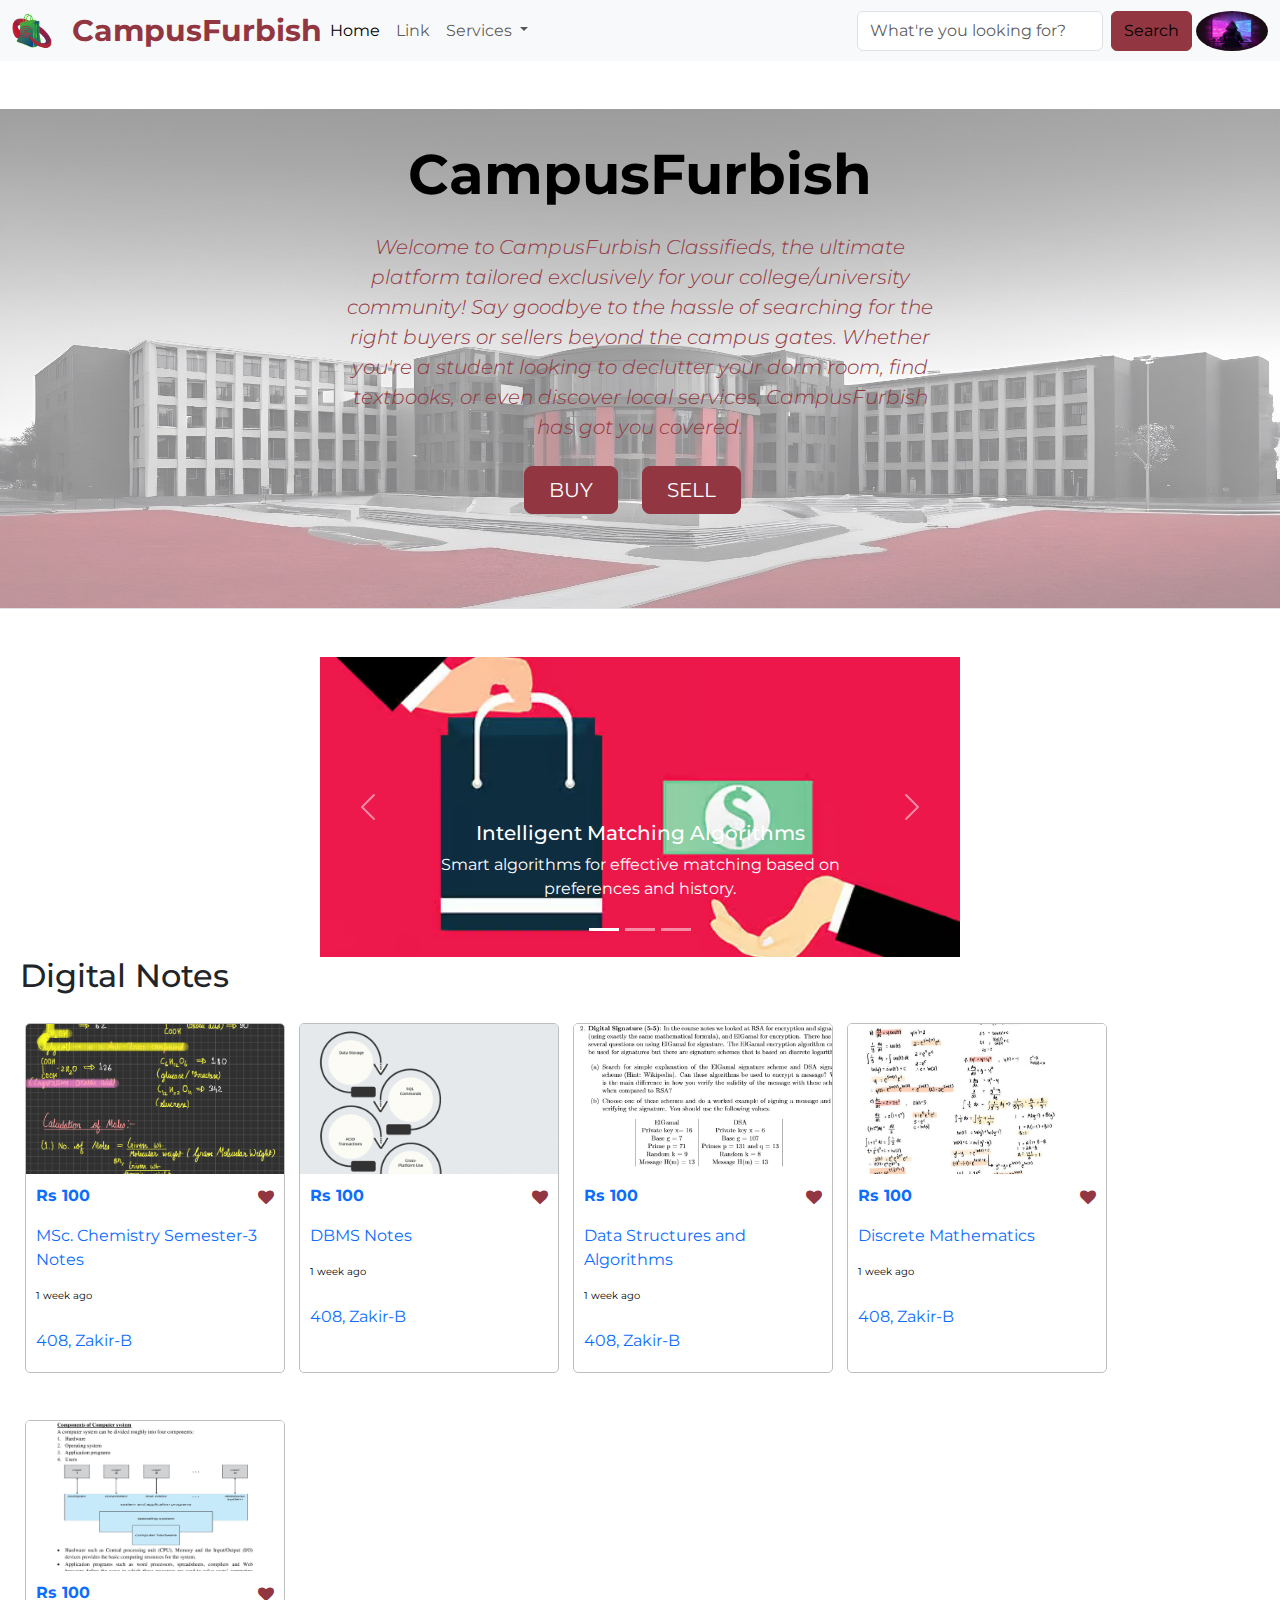
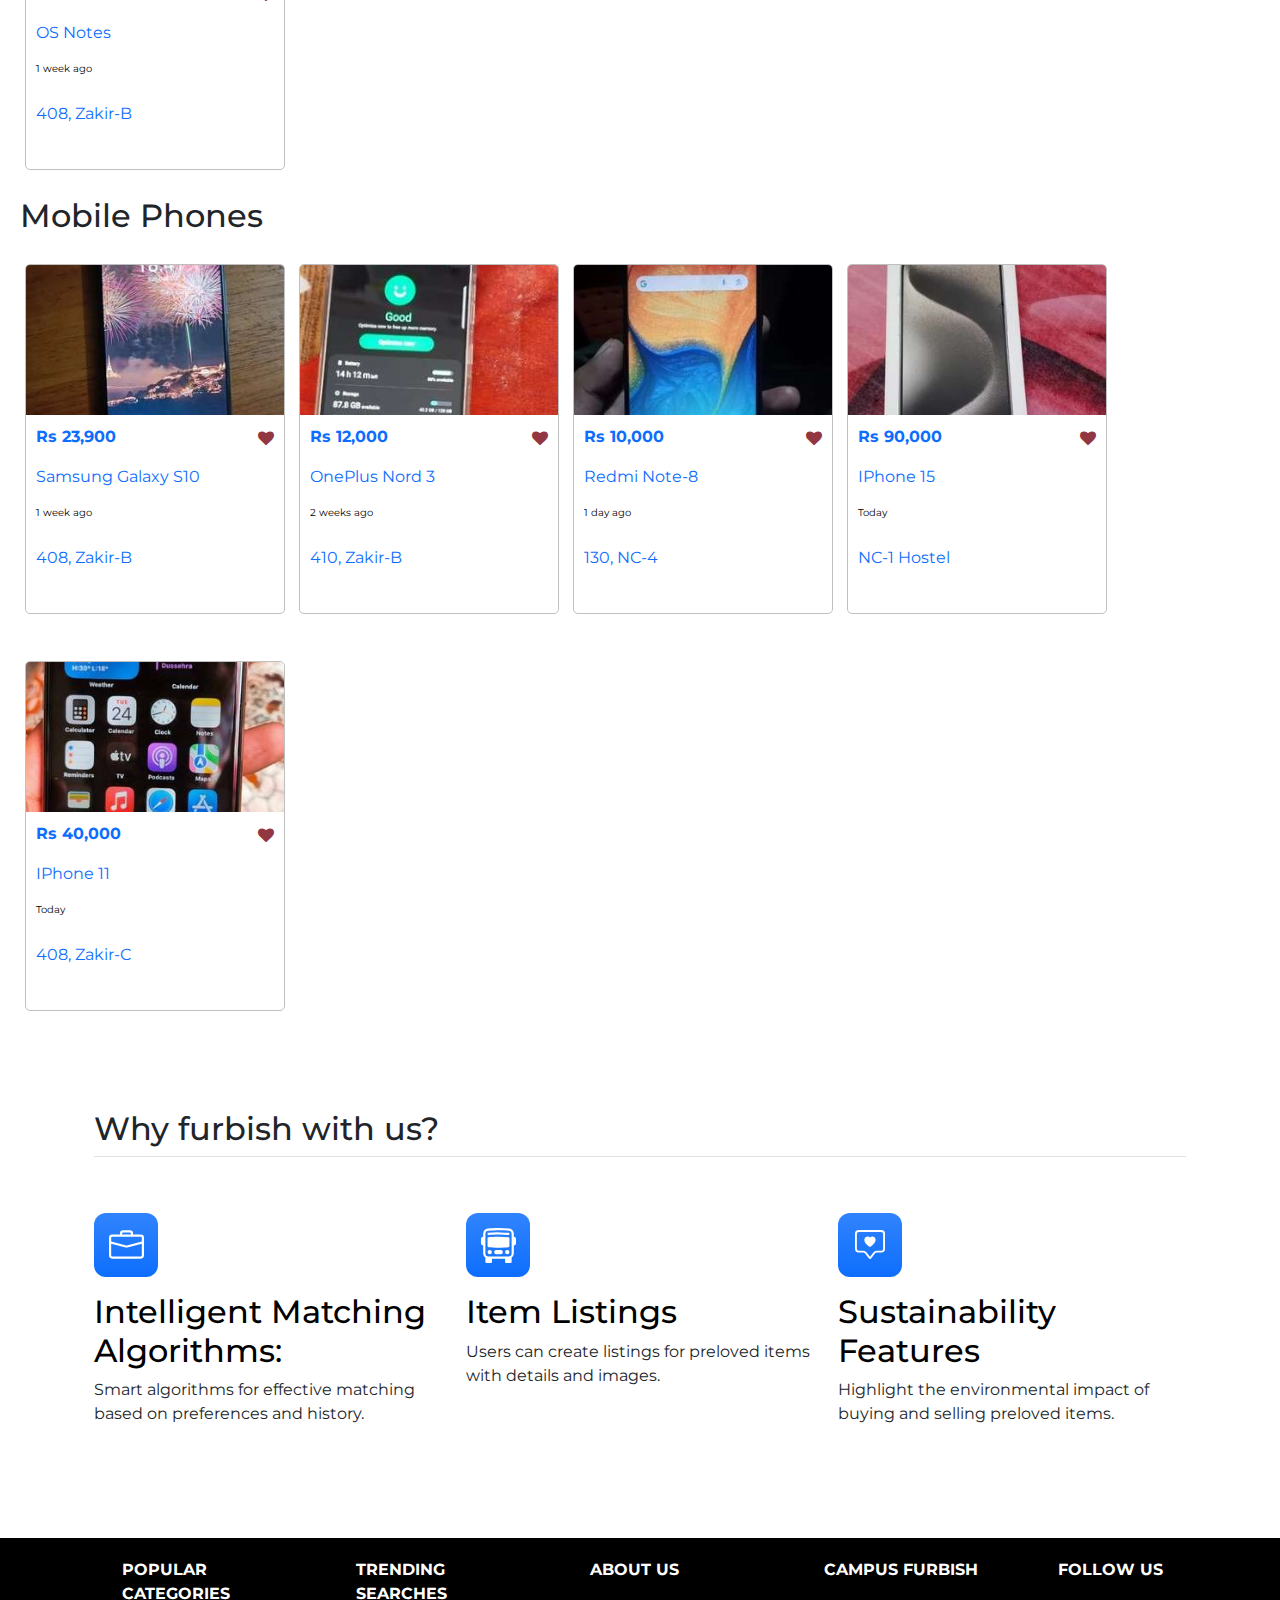
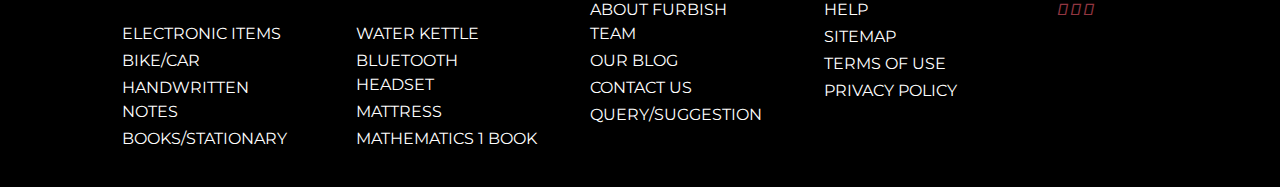
<file: index.html>
<!DOCTYPE html>
<html lang="en">
<head>
  <meta charset="UTF-8">
  <meta name="viewport" content="width=device-width, initial-scale=1.0">
  <title>CampusFurbish</title>
  <link rel="stylesheet" href="https://cdnjs.cloudflare.com/ajax/libs/font-awesome/5.15.3/css/all.min.css">
  <link rel="stylesheet" href="https://cdnjs.cloudflare.com/ajax/libs/font-awesome/6.5.1/css/all.min.css" integrity="sha512-DTOQO9RWCH3ppGqcWaEA1BIZOC6xxalwEsw9c2QQeAIftl+Vegovlnee1c9QX4TctnWMn13TZye+giMm8e2LwA==" crossorigin="anonymous" referrerpolicy="no-referrer"/>
  <link rel="stylesheet" href="https://cdnjs.cloudflare.com/ajax/libs/font-awesome/4.7.0/css/font-awesome.min.css">
  <link href="https://cdn.jsdelivr.net/npm/bootstrap@5.3.3/dist/css/bootstrap.min.css" rel="stylesheet" integrity="sha384-QWTKZyjpPEjISv5WaRU9OFeRpok6YctnYmDr5pNlyT2bRjXh0JMhjY6hW+ALEwIH" crossorigin="anonymous">
  <link rel="stylesheet" href="./style.css">

  <style>
  .feature-icon {
  width: 4rem;
  height: 4rem;
  border-radius: 0.75rem;
  }

  #carouselExampleCaptions .carousel-item img {
    height: 300px; /* Set your desired height */
    object-fit: cover; /* Ensures the image covers the entire container */
  }

  .carousel{
      max-height: 40em; /* Set your desired maximum height */
      max-width: 40em;
      overflow: hidden;  /* Hide any content that exceeds the maximum height */
    }
  </style>
</head>

<body>
<!--Navbar-->
  <nav class="navbar navbar-expand-lg bg-body-tertiary">
    <div class="container-fluid">
      <a class="logo" href="#"><img height=25px src="./c (5)-Photoroom.png-Photoroom.png"><img></a>
      <label class="header-text">CampusFurbish</label>
      <button class="navbar-toggler" type="button" data-bs-toggle="collapse" data-bs-target="#navbarSupportedContent" aria-controls="navbarSupportedContent" aria-expanded="false" aria-label="Toggle navigation">
        <span class="navbar-toggler-icon"></span>
      </button>
      <div class="collapse navbar-collapse" id="navbarSupportedContent">
        <ul class="navbar-nav me-auto mb-2 mb-lg-0">
          <li class="nav-item">
            <a class="nav-link active" aria-current="page" href="#">Home</a>
          </li>
          <li class="nav-item">
            <a class="nav-link" href="#">Link</a>
          </li>
          <li class="nav-item dropdown">
            <a class="nav-link dropdown-toggle" href="#" role="button" data-bs-toggle="dropdown" aria-expanded="false">
              Services
            </a>
            <ul class="dropdown-menu">
              <li><a class="dropdown-item" href="#" onclick="scrollToDigitalNotes()">Buy</a></li>
              <li><a class="dropdown-item" href="./sell page/sell page/sell.html">Sell</a></li>
              <li><hr class="dropdown-divider"></li>
              <li><a class="dropdown-item" href="mailto:campusfurbish@gmail.com">Enquire</a></li>
            </ul>
          </li>
          <!-- <li class="nav-item"> -->
            <!-- <a class="nav-link disabled" aria-disabled="true">Disabled</a> -->
          <!-- </li> -->
        </ul>
        <form class="d-flex" role="search">
          <input class="form-control me-2" type="search" placeholder="What're you looking for?" aria-label="Search">
          <button class="btn btn-outline-success" type="submit">Search</button>&nbsp;
          <a href="./profile.html">
            <img src="./1686575019blobid0.jpg" class="butto" alt="Your Photo Description">
        </a>
        </form>
      </div>
    </div>
  </nav>

<!--Intro-->
  <div class="px-4 pt-3 my-5 text-center border-bottom abc">
    <h1 class="display-4 fw-bold pt-3 text-body-emphasis headi">CampusFurbish</h1>
    <div class="col-lg-6 mx-auto">
      <p class="lead mb-4 pt-3"><em>Welcome to CampusFurbish Classifieds, the ultimate platform tailored exclusively for your college/university community! Say goodbye to the hassle of searching for the right buyers or sellers beyond the campus gates. Whether you're a student looking to declutter your dorm room, find textbooks, or even discover local services, CampusFurbish has got you covered.</em></p>
      <div class="d-grid gap-2 d-sm-flex justify-content-sm-center mb-5">
        <button type="button" class="btn btn-primary btn-lg px-4 me-sm-3" onclick="scrollToDigitalNotes()">BUY</button>
        <a href="./sell page/sell page/sell.html">
          <button type="button" class="btn btn-primary btn-lg px-4 me-sm-3">SELL</button>
        </a>
      </div>
    </div>
  </div>

<!-- Carousel -->
  <div id="carouselExampleCaptions" class="carousel slide mx-auto">
  <div class="carousel-indicators">
    <button type="button" data-bs-target="#carouselExampleCaptions" data-bs-slide-to="0" class="active" aria-current="true" aria-label="Slide 1"></button>
    <button type="button" data-bs-target="#carouselExampleCaptions" data-bs-slide-to="1" aria-label="Slide 2"></button>
    <button type="button" data-bs-target="#carouselExampleCaptions" data-bs-slide-to="2" aria-label="Slide 3"></button>
  </div>
  <div class="carousel-inner">
    <div class="carousel-item active">
      <img src="./images/Carousel/shopping-pay-sell-buy-customer-sale-store-ecommerce.png" class="d-block w-100" alt="...">
      <div class="carousel-caption d-none d-md-block">
        <h5>Intelligent Matching Algorithms</h5>
        <p>Smart algorithms for effective matching based on preferences and history.<p>
      </div>
    </div>
    <div class="carousel-item">
      <img src="./images/Carousel/word-image-5511-1.png" class="d-block w-100" alt="...">
      <div class="carousel-caption d-none d-md-block">
        <h5>Item Listings</h5>
        <p>Users can create listings for preloved items with details and images.</p>
      </div>
    </div>
    <div class="carousel-item">
      <img src="./images/Carousel/stocks-to-buy-or-sell-today-5-short-term-trading-ideas-by-experts-for-29-december-2022.jpg" class="d-block w-100" alt="...">
      <div class="carousel-caption d-none d-md-block cap">
        <p class="sus">Sustainability Features</p>
        <p class="pus">Highlight the environmental impact of buying and selling preloved items.<p>
      </div>
    </div>
  </div>
  <button class="carousel-control-prev" type="button" data-bs-target="#carouselExampleCaptions" data-bs-slide="prev">
    <span class="carousel-control-prev-icon" aria-hidden="true"></span>
    <span class="visually-hidden">Previous</span>
  </button>
  <button class="carousel-control-next" type="button" data-bs-target="#carouselExampleCaptions" data-bs-slide="next">
    <span class="carousel-control-next-icon" aria-hidden="true"></span>
    <span class="visually-hidden">Next</span>
  </button>
</div>

<!--Body-->
<div class="bod">
  <div class="clasified-cards-area" id="digital-notes-section">
    <h2>Digital Notes</h2>
    <div>
      <div class="ad-card">
        <a href="./order/order.html">
          <div>
            <img src="./images/Body/Catalogue/Notes.png" alt="">
          </div>
          <div>
            <p class="pricing">Rs 100<span class="heart-icon"><i class="fa fa-heart"></i></span></p>
          </div>
          <div class="ad-desc">
            <p>MSc. Chemistry Semester-3 Notes</p>
            <p class="small-txt">1 week ago</p>
          </div>
          <div class="location"><p>408, Zakir-B</p></div>
        </a>
      </div>
  
      <div class="ad-card">
        <a href="./order/order.html">
        <div>
          <img src="./images/Body/Catalogue/Notes2.png" alt="">
        </div>
        <div>
          <p class="pricing">Rs 100<span class="heart-icon"><i class="fa fa-heart"></i></span></p>
        </div>
        <div class="ad-desc">
          <p>DBMS Notes</p>
          <p class="small-txt">1 week ago</p>
        </div>
        <div class="location"><p>408, Zakir-B</p></div>
        </a>
      </div>
  
      <div class="ad-card">
        <a href="./order/order.html">
        <div>
          <img src="./images/Body/Catalogue/Notes3.png" alt="">
        </div>
        <div>
          <p class="pricing">Rs 100<span class="heart-icon"><i class="fa fa-heart"></i></span></p>
        </div>
        <div class="ad-desc">
          <p>Data Structures and Algorithms</p>
          <p class="small-txt">1 week ago</p>
        </div>
        <div class="location"><p>408, Zakir-B</p></div>
        </a>
      </div>
  
      <div class="ad-card">
        <a href="./order/order.html">
        <div>
          <img src="./images/Body/Catalogue/Notes4.jpg" alt="">
        </div>
        <div>
          <p class="pricing">Rs 100<span class="heart-icon"><i class="fa fa-heart"></i></span></p>
        </div>
        <div class="ad-desc">
          <p>Discrete Mathematics</p>
          <p class="small-txt">1 week ago</p>
        </div>
        <div class="location"><p>408, Zakir-B</p></div>
        </a>
      </div>
  
      <div class="ad-card">
        <a href="./order/order.html">
        <div>
          <img src="./images/Body/Catalogue/Notes5.png" alt="">
        </div>
        <div>
          <p class="pricing">Rs 100<span class="heart-icon"><i class="fa fa-heart"></i></span></p>
        </div>
        <div class="ad-desc">
          <p>OS Notes</p>
          <p class="small-txt">1 week ago</p>
        </div>
        <div class="location"><p>408, Zakir-B</p></div>
        </a>
      </div>
    </div>
  </div>
  <div class="clasified-cards-area">
    <h2>Mobile Phones</h2>
    <div>

      <div class="ad-card">
        <a href="./order/order.html">
        <div>
          <img src="./images/Body/Catalogue/image (1).jpg" alt="">
        </div>
        <div>
          <p class="pricing">Rs 23,900 <span class="heart-icon"><i class="fa fa-heart"></i></span></p>
        </div>
        <div class="ad-desc">
          <p>Samsung Galaxy S10</p>
          <p class="small-txt">1 week ago</p>
        </div>
        <div class="location"><p>408, Zakir-B</p></div>
        </a>
      </div>
  
      <div class="ad-card">
        <a href="./order/order.html">
        <div>
          <img src="./images/Body/Catalogue/image (2).jpg" alt="">
        </div>
        <div>
          <p class="pricing">Rs 12,000 <span class="heart-icon"><i class="fa fa-heart"></i></span></p>
        </div>
        <div class="ad-desc">
          <p>OnePlus Nord 3</p>
          <p class="small-txt">2 weeks ago</p>
        </div>
        <div class="location"><p>410, Zakir-B</p></div>
        </a>
      </div>
  
      <div class="ad-card">
        <a href="./order/order.html">
        <div>
          <img src="./images/Body/Catalogue/image (3).jpg" alt="">
        </div>
        <div>
          <p class="pricing">Rs 10,000<span class="heart-icon"><i class="fa fa-heart"></i></span></p>
        </div>
        <div class="ad-desc">
          <p>Redmi Note-8</p>
          <p class="small-txt">1 day ago</p>
        </div>
        <div class="location"><p>130, NC-4</p></div>
        </a>
      </div>
  
      <div class="ad-card">
        <a href="./order/order.html">
          <div>
            <img src="./images/Body/Catalogue/image (4).jpg" alt="">
          </div>
          <div>
            <p class="pricing">Rs 90,000<span class="heart-icon"><i class="fa fa-heart"></i></span></p>
          </div>
          <div class="ad-desc">
            <p>IPhone 15</p>
            <p class="small-txt">Today</p>
          </div>
          <div class="location"><p>NC-1 Hostel</p></div>
        </a>
      </div>
  
      <div class="ad-card">
        <a href="./order/order.html">
        <div>
          <img src="./images/Body/Catalogue/image (5).jpg" alt="">
        </div>
        <div>
          <p class="pricing">Rs 40,000<span class="heart-icon"><i class="fa fa-heart"></i></span></p>
        </div>
        <div class="ad-desc">
          <p>IPhone 11</p>
          <p class="small-txt">Today</p>
        </div>
        <div class="location"><p>408, Zakir-C</p></div>
        </a>
      </div>
    </div>
  </div>
</div>
  <br>

<!--dk-->
<div style="text-align:center">
    <span class="dot" onclick="currentSlide(1)"></span>
    <span class="dot" onclick="currentSlide(2)"></span>
    <span class="dot" onclick="currentSlide(3)"></span>
  </div>

  <!--Features-->
  <div class="container px-4 py-5" id="featured-3">
    <h2 class="pb-2 border-bottom">Why furbish with us?</h2>
    <div class="row g-4 py-5 row-cols-1 row-cols-lg-3">
      <div class="feature col">
        <div class="feature-icon d-inline-flex align-items-center justify-content-center text-bg-primary bg-gradient fs-2 mb-3">
          <!-- <svg class="bi" width="1em" height="1em"><use xlink:href="#collection"></use></svg> -->
          <img src="./svg/briefcase.svg" alt="Something" height="35rem">
        </div>
        <h3 class="fs-2 text-body-emphasis">Intelligent Matching Algorithms:</h3>
        <p>Smart algorithms for effective matching based on preferences and history.        </p>
      </div>
      <div class="feature col">
        <div class="feature-icon d-inline-flex align-items-center justify-content-center text-bg-primary bg-gradient fs-2 mb-3">
          <img src="./svg/bus-front.svg" alt="Something Else" height="35rem">
        </div>
        <h3 class="fs-2 text-body-emphasis">Item Listings</h3>
        <p>Users can create listings for preloved items with details and images.
        </p>
      </div>
      <div class="feature col">
        <div class="feature-icon d-inline-flex align-items-center justify-content-center text-bg-primary bg-gradient fs-2 mb-3">
          <img src="./svg/chat-square-heart.svg" alt="Personal" height="30rem">
        </div>
        <h3 class="fs-2 text-body-emphasis">Sustainability Features</h3>
        <p>Highlight the environmental impact of buying and selling preloved items.</p>
      </div>
    </div>
    </div>
<!--Footer-->
    <div class="footer">
      <div class="footer-column">
        <ul>
          <p class="footer-links-head"><strong>POPULAR CATEGORIES</strong></p>
          <li class="footer-links">Electronic Items</li>
          <li class="footer-links">Bike/Car</li>
          <li class="footer-links">Handwritten Notes</li>
          <li class="footer-links">Books/Stationary</li>
        </ul>
      </div>
  
      <div class="footer-column">
        <ul>
          <p class="footer-links-head"><strong>TRENDING SEARCHES</strong></p>
          <li class="footer-links">Water Kettle</li>
          <li class="footer-links">Bluetooth Headset</li>
          <li class="footer-links">Mattress</li>
          <li class="footer-links">Mathematics 1 Book</li>
        </ul>
      </div>
  
    <div class="footer-column">
      <ul>
        <p class="footer-links-head"><strong>ABOUT US</strong></p>
        <li class="footer-links">About Furbish Team</li>
        <li class="footer-links">Our Blog</li>
        <li class="footer-links">Contact Us</li>
        <li class="footer-links">Query/Suggestion</li>
      </ul>
    </div>
  
    <div class="footer-column">
      <ul>
        <p class="footer-links-head"><strong>CAMPUS FURBISH</strong></p>
        <li class="footer-links">Help</li>
        <li class="footer-links">Sitemap</li>
        <li class="footer-links">Terms of use</li>
        <li class="footer-links">Privacy Policy</li>
      </ul>
    </div>
  
    <div class="footer-column">
      <ul>
        <p class="footer-links-head"><strong>FOLLOW US</strong></p>
        <a href="https://www.facebook.com/profile.php?id=61556580346566"><i class="fa-brands fa-facebook" ></i></a>
        <a href="https://www.instagram.com/campusfurbish/"><i class="fa-brands fa-instagram"></i></a>
        <a href="https://x.com/CampusFurbish"><i class="fa-brands fa-x-twitter"></i></a>
        <a href="https://github.com/ParteekBatheja/Hack-n-Win"><i class="fa-brands fa-github"></i></a>
      </ul>
    </div>
  
  </div>
  <script src="https://cdn.jsdelivr.net/npm/bootstrap@5.3.3/dist/js/bootstrap.bundle.min.js" integrity="sha384-YvpcrYf0tY3lHB60NNkmXc5s9fDVZLESaAA55NDzOxhy9GkcIdslK1eN7N6jIeHz" crossorigin="anonymous"></script>
  <script>
    function scrollToDigitalNotes() {
        var digitalNotesSection = document.getElementById('digital-notes-section');
        digitalNotesSection.scrollIntoView({ behavior: 'smooth' });
    }
</script>

</body>

</html>
</file>
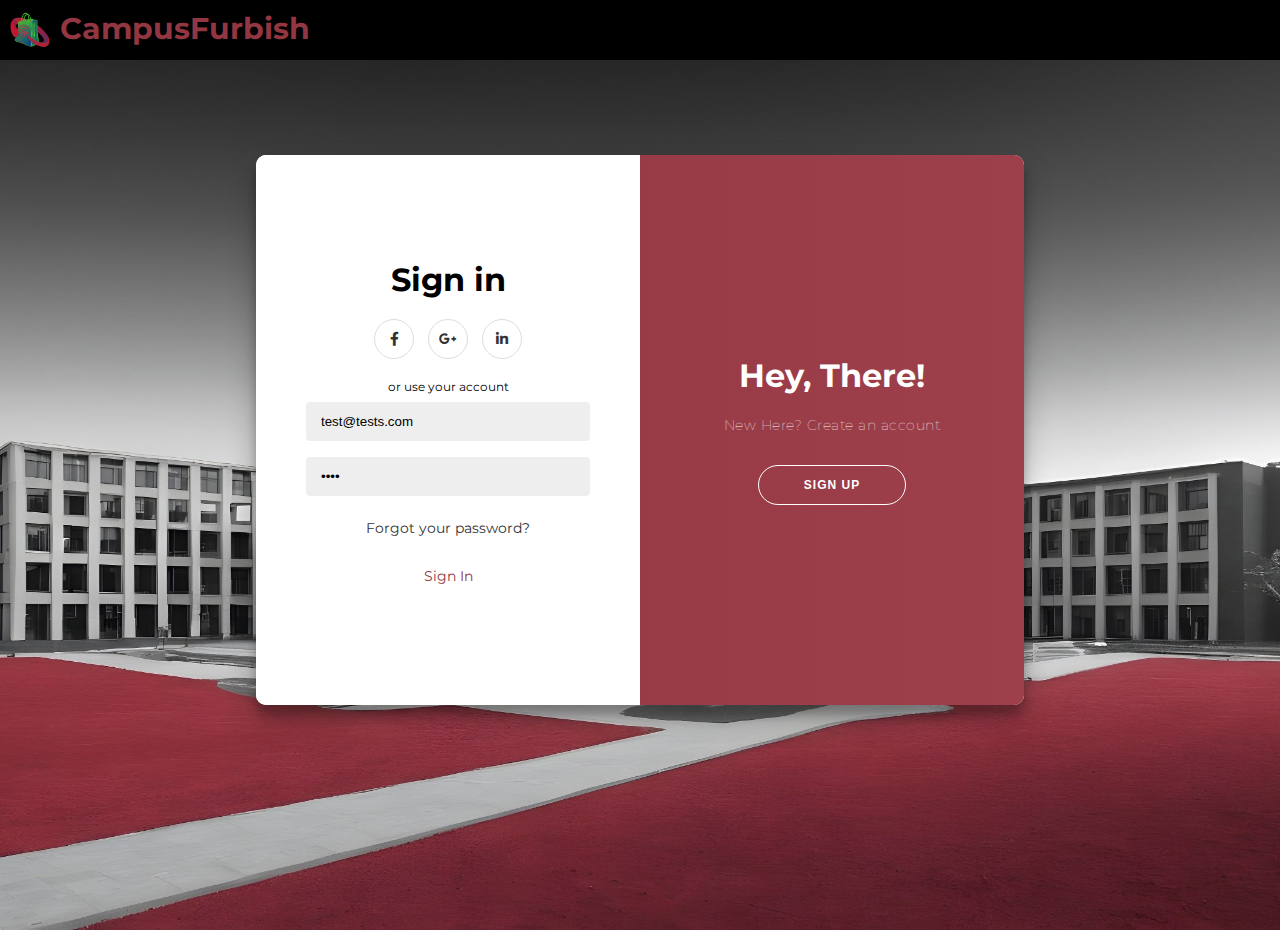
<file: login.html>
<!DOCTYPE html>
<html lang="en">
<head>
    <meta charset="UTF-8">
    <meta name="viewport" content="width=device-width, initial-scale=1.0">
    <title>CampusFurbish</title>
    <link rel="stylesheet" href="login.css"/>
    <link rel="stylesheet" href="https://cdnjs.cloudflare.com/ajax/libs/font-awesome/5.15.3/css/all.min.css">
</head>
<body>
    <header>
		<div class="header-container">
			<div class="logo">
				<img src="./c (5)-Photoroom.png-Photoroom.png" alt="CampusFurbish Logo">
                <label class="header-text">CampusFurbish</label>
			</div>
	</header>
    <div class="container" id="container">
        <div class="form-container sign-up-container">
            <form>
                <h1>Create Account</h1>
                <div class="social-container">
                    <a href="https://www.facebook.com/login/" class="social"><i class="fab fa-facebook-f"></i></a>
                    <a href="https://accounts.google.com/v3/signin/identifier?authuser=0&continue=https%3A%2F%2Fmyaccount.google.com%2F%3Futm_source%3Dsign_in_no_continue%26pli%3D1&ec=GAlAwAE&hl=en_GB&service=accountsettings&flowName=GlifWebSignIn&flowEntry=AddSession&dsh=S-587146343%3A1709365481572657&theme=glif" class="social"><i class="fab fa-google-plus-g"></i></a>
                    <a href="https://www.linkedin.com/home" class="social"><i class="fab fa-linkedin-in"></i></a>
                </div>
                <span>or use your email for registration</span>
                <input type="text" placeholder="Name" name="name" required/>
                <input type="email" placeholder="Email" name="email" required/>
                <input type="phone" placeholder="Phone No." name="phone" required/>
                <input type="text" placeholder="College Name" name="college" required/>
                <input type="text" placeholder="College ID" name="collegeid" required/>
                <input type="password" placeholder="Password" name="password" required/>
                <a href=""><button>Sign Up</button></a>
            </form>
        </div>
        <div class="form-container sign-in-container">
            <form>
                <h1>Sign in</h1>
                <div class="social-container">
                    <a href="https://www.facebook.com/login/" class="social"><i class="fab fa-facebook-f"></i></a>
                    <a href="https://accounts.google.com/v3/signin/identifier?authuser=0&continue=https%3A%2F%2Fmyaccount.google.com%2F%3Futm_source%3Dsign_in_no_continue%26pli%3D1&ec=GAlAwAE&hl=en_GB&service=accountsettings&flowName=GlifWebSignIn&flowEntry=AddSession&dsh=S-587146343%3A1709365481572657&theme=glif" class="social"><i class="fab fa-google-plus-g"></i></a>
                    <a href="https://www.linkedin.com/home" class="social"><i class="fab fa-linkedin-in"></i></a>
                </div>
                <span>or use your account</span>
                <input type="email/text" placeholder="Email/College ID" value="test@tests.com"  required/>
                <input type="password" placeholder="Password" value="test" required/>
                <a href="#">Forgot your password?</a>
                <a href="./index.html"><label class="lab">Sign In</label>
                </a>
            </form>
        </div>
        <div class="overlay-container">
            <div class="overlay">
                <div class="overlay-panel overlay-left">
                    <h1>Welcome Back!</h1>
                    <p>Already have an account? Log In</p>
                    <button class="ghost" id="signIn">Sign In</button>
                </div>
                <div class="overlay-panel overlay-right">
                    <h1>Hey, There!</h1>
                    <p>New Here? Create an account</p>
                    <button class="ghost" id="signUp">Sign Up</button>
                </div>
            </div>
        </div>
    </div>
    <script src="login.js"></script>
</body>
</html>
</file>
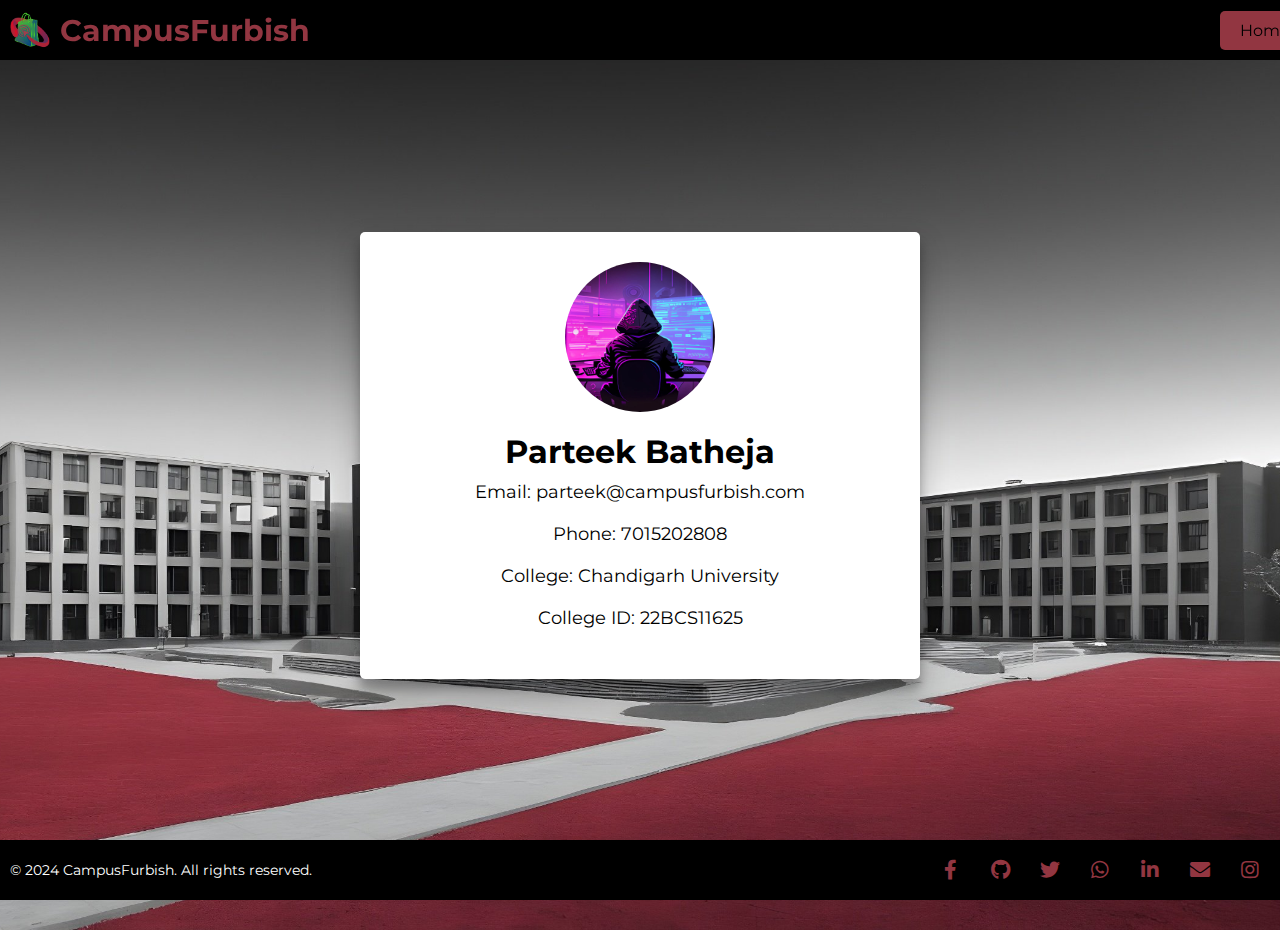
<file: profile.html>
<!DOCTYPE html>
<html lang="en">
<head>
	<title>User Profile</title>
	<link rel="stylesheet" type="text/css" href="profile.css">
    <link rel="stylesheet" href="https://cdnjs.cloudflare.com/ajax/libs/font-awesome/5.15.3/css/all.min.css">
</head>
<body>
	<header>
		<div class="header-container">
			<div class="logo">
				<img src=".\c (5)-Photoroom.png-Photoroom.png" alt="CampusFurbish Logo">
                <label class="header-text">CampusFurbish</label>
			</div>
			<div class="header-right">
				<a href="./index.html"><button class="btn btn-primary">Home</button></a>
                <a href="login.html"><button class="btn btn-primary">Logout</button></a>
			</div>
		</div>
	</header>
	<div class="profile-container">
		<div class="profile-card">
			<img src="./1686575019blobid0.jpg" alt="Profile Picture">
			<h1>Parteek Batheja</h1>
			<p>Email: parteek@campusfurbish.com</p>
			<p>Phone: 7015202808</p>
			<p>College: Chandigarh University</p>
			<p>College ID: 22BCS11625</p>
		</div>
	</div>
	<footer class="bottom-bar">
        <div class="bottom-nav">
            <div class="copyright">
                <p>&copy; 2024 CampusFurbish. All rights reserved.</p>
            </div>
            <div class="social-icons">
                <a href="#"><i class="fab fa-facebook-f"></i></a>
                <a href="#"><i class="fab fa-github"></i></a>
                <a href="#"><i class="fab fa-twitter"></i></a>
                <a href="#"><i class="fab fa-whatsapp"></i></a>
                <a href="#"><i class="fab fa-linkedin-in"></i></a>
                <a href="#"><i class="fas fa-envelope"></i></a>
                <a href="#"><i class="fab fa-instagram"></i></a>
            </div>
        </div>
	</footer>
</body>
</html>
</file>
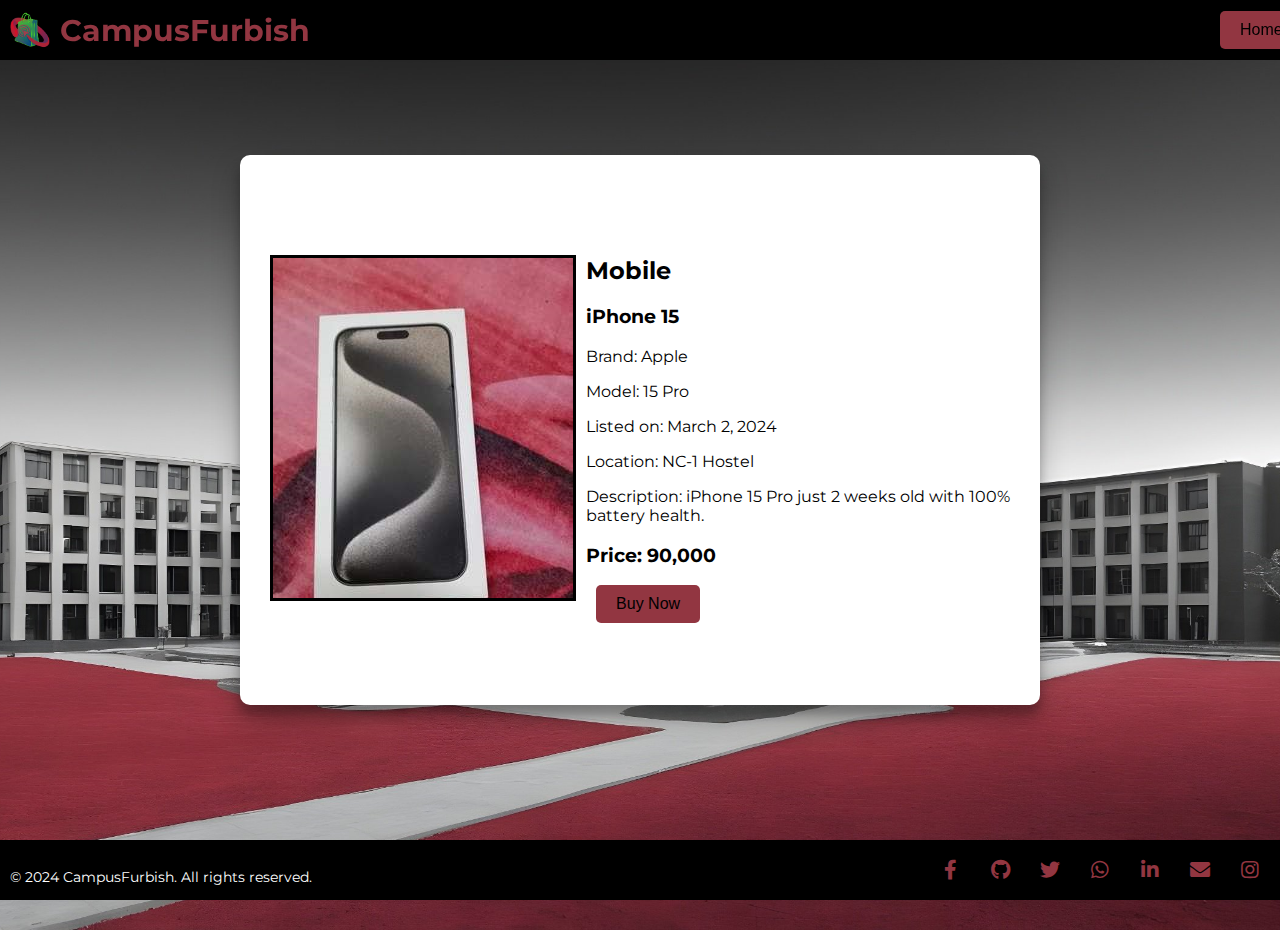
<file: order/order.html>
<!DOCTYPE html>
<html lang="en">
<head>
    <meta charset="UTF-8">
    <meta name="viewport" content="width=device-width, initial-scale=1.0">
    <link rel="stylesheet" href="order.css">
    <link rel="stylesheet" href="https://cdnjs.cloudflare.com/ajax/libs/font-awesome/5.15.3/css/all.min.css">
    <title>CampusFurbish</title>
</head>
<body>
    <header>
		<div class="header-container">
			<div class="logo">
				<img src=".\c (5)-Photoroom.png-Photoroom.png" alt="CampusFurbish Logo">
                <label class="header-text">CampusFurbish</label>
			</div>
			<div class="header-right">  
				<a href="../index.html"><button class="btn btn-primary">Home</button></a>
                <a href="../login.html"><button class="btn btn-primary">Logout</button></a>
			</div>
		</div>
	</header>
    <section id="productDetails">
        <!-- Product images carousel -->
        <div id="imageCarousel">
            <img src="./image (4).jpg" alt="Product Image">
        </div>

        <!-- Product details -->
        <div id="detailsContainer">
            <h2>Mobile</h2>
            <h3>iPhone 15</h3>
            <p>Brand: Apple</p>
            <p>Model: 15 Pro</p>
            <p>Listed on: March 2, 2024</p>
            <p>Location: NC-1 Hostel</p>
            <p>Description: iPhone 15 Pro just 2 weeks old with 100% battery health.</p>
            <h3>Price: 90,000</h3>
            <button id="buyButton">Buy Now</button>
        </div>
    </section>

    <div id="orderModal" class="modal">
        <!-- Order form goes here -->
        <div class="modal-content">
            <h2>Order Information</h2>
            <form id="orderForm">
                <label for="fullName">Full Name:</label>
                <input type="text" id="fullName" name="fullName" required>

                <label for="address">Address:</label>
                <textarea id="address" name="address" required></textarea>

                <label for="contactNumber">Contact Number:</label>
                <input type="tel" id="contactNumber" name="contactNumber" required>

                <label for="paymentMethod">Payment Method:</label>
                <select id="paymentMethod" name="paymentMethod" required>
                    <option value="creditCard">Credit Card</option>
                    <option value="debitCard">Debit Card</option>
                    <!-- Add more options as needed -->
                </select>

                <button type="submit">Place Order</button>
                <button type="button" id="closeButton">Close</button>
            </form>
        </div>
    </div>

    <footer class="bottom-bar">
        <div class="bottom-nav">
            <div class="copyright">
                <p>&copy; 2024 CampusFurbish. All rights reserved.</p>
            </div>
            <div class="social-icons">
                <a href="#"><i class="fab fa-facebook-f"></i></a>
                <a href="#"><i class="fab fa-github"></i></a>
                <a href="#"><i class="fab fa-twitter"></i></a>
                <a href="#"><i class="fab fa-whatsapp"></i></a>
                <a href="#"><i class="fab fa-linkedin-in"></i></a>
                <a href="#"><i class="fas fa-envelope"></i></a>
                <a href="#"><i class="fab fa-instagram"></i></a>
            </div>
        </div>
	</footer>

    <script src="order.js"></script>
</body>
</html>
</file>
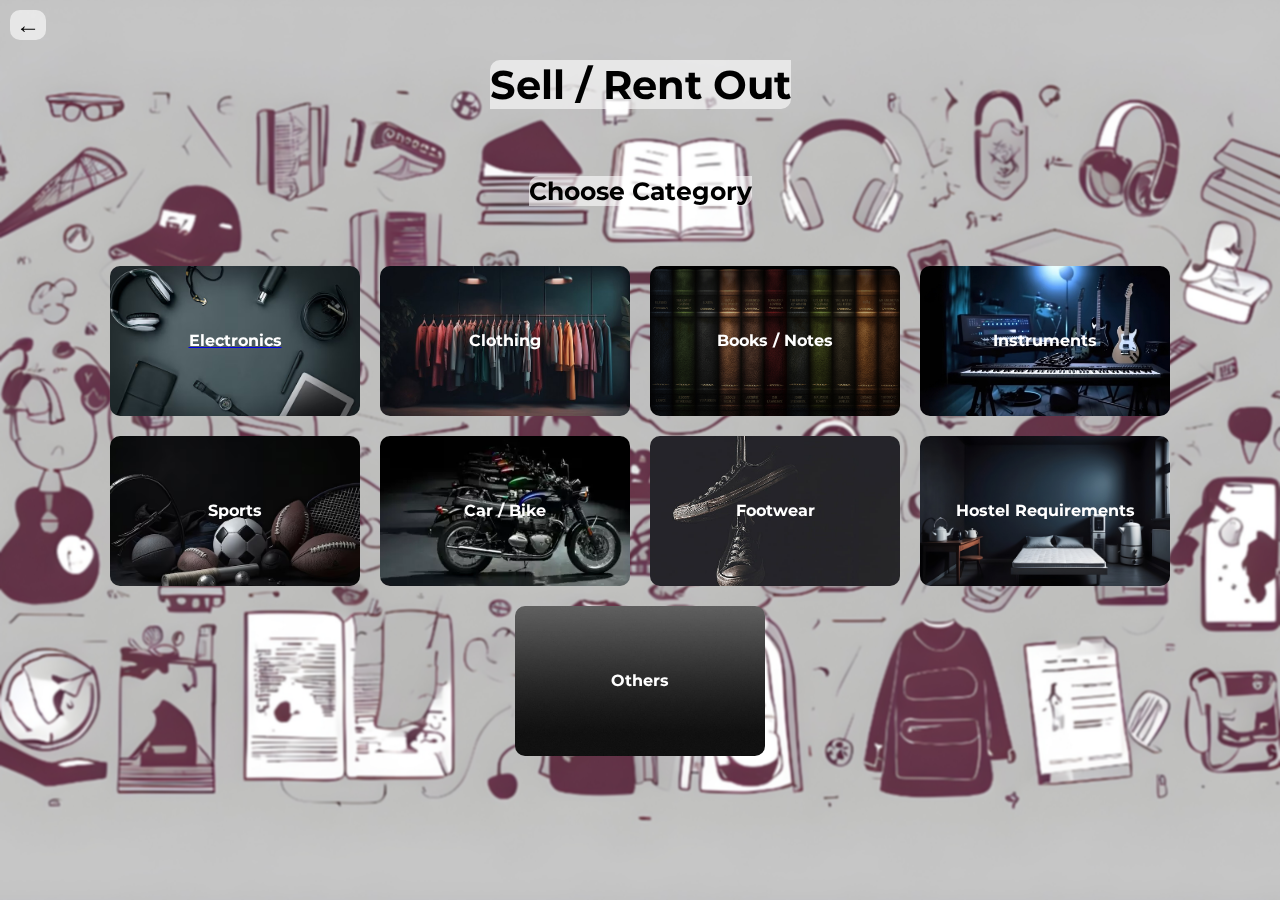
<file: sell page/sell page/sell.html>
<!DOCTYPE html>
<html lang="en">
<head>
<meta charset="UTF-8">
<meta name="viewport" content="width=device-width, initial-scale=1.0">
<title>Sell Your Product</title>
<link rel="stylesheet" href="sell.css">
<script src="sell.js" defer></script>
</head>
<body>
    <div class="header">
        <button class="back-button" onclick="goBack()">&#8592;</button>
        <div class="blur-container">
            <h1> Sell / Rent Out </h1>
        </div>
    </div>
    <div class="container">
        <div class="blur-container">
            <h2>Choose Category</h2>
        </div>

        <div class="category-buttons">
            <a href="https://students.cuchd.in/StudentHome.aspx" id="hoverButton1"><div class="category-button electronics"><strong>Electronics</strong></div></a>
            <div class="category-button clothing"><strong>Clothing</strong></div>
            <div class="category-button books"><strong>Books / Notes</strong></div>
            <div class="category-button instruments"><strong>Instruments</strong></div>
            <div class="category-button sports"><strong>Sports</strong></div>
            <div class="category-button car"><strong>Car / Bike</strong></div>
            <div class="category-button footwear"><strong>Footwear</strong></div>
            <div class="category-button hostel"><strong>Hostel Requirements</strong></div>
            <div class="category-button others"><strong>Others</strong></div>
        </div>
    </div>

    <script>
        function goBack() {
            window.history.back();
        }
    </script>
</body>
</html>
</file>
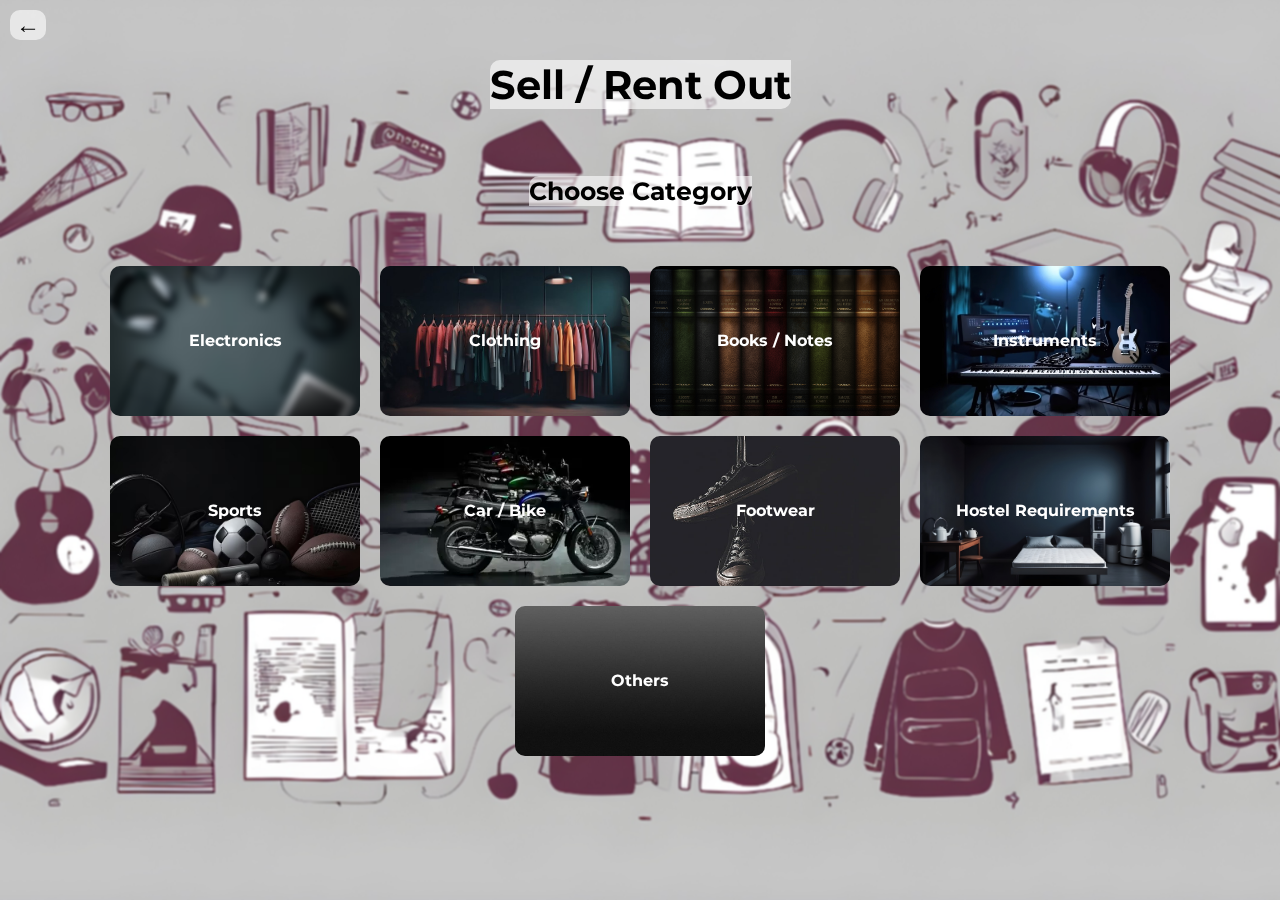
<file: sell page/sell page/Electronics/electronics.html>
<!DOCTYPE html>
<html lang="en">
<head>
<meta charset="UTF-8">
<meta name="viewport" content="width=device-width, initial-scale=1.0">
<title>Sell Your Product</title>
<link rel="stylesheet" href="electronics.css">
<script src="electronics.js" defer></script>
</head>
<body>
    <div class="header">
        <button class="back-button" onclick="goBack()">&#8592;</button>
        <div class="blur-container">
            <h1> Sell / Rent Out </h1>
        </div>
    </div>
    <div class="container">
        <div class="blur-container">
            <h2>Choose Category</h2>
        </div>

        <div class="category-buttons">
            <div class="category-button electronics"><strong>Electronics</strong></div>
            <div class="category-button clothing"><strong>Clothing</strong></div>
            <div class="category-button books"><strong>Books / Notes</strong></div>
            <div class="category-button instruments"><strong>Instruments</strong></div>
            <div class="category-button sports"><strong>Sports</strong></div>
            <div class="category-button car"><strong>Car / Bike</strong></div>
            <div class="category-button footwear"><strong>Footwear</strong></div>
            <div class="category-button hostel"><strong>Hostel Requirements</strong></div>
            <div class="category-button others"><strong>Others</strong></div>
        </div>
    </div>

    <script>
        function goBack() {
            window.history.back();
        }
    </script>
</body>
</html>
</file>
<file: style.css>
@import url("https://fonts.googleapis.com/css?family=Montserrat:400,800");

* {
	font-family: "Montserrat", sans-serif;
	margin: 0;
	padding: 0;
	/* color: #fff; */
}
    
    .abc{
        background-image: url('./images/Body/Background.jpg');
        /* You can also use 'background-image: none;' to remove the background image */
        background-size: cover; /* Adjusts the size of the background image to cover the entire div */
        background-position: center; /* Centers the background image within the div */
        /* You can add more background properties such as repeat, attachment, etc. based on your requirements */
        width: 100%; /* Adjust width as needed */
        height: 500px; /* Adjust height as needed */
    }

    .butto{
        border-radius: 50%;
        max-height: 40px;
        min-width: 40px;
    }
    
    .header{
    padding: 10px;
    padding-left: 20px;
    background-color: #000000;
    text-transform: uppercase;
    font-size: 0.8em;
    }

    .header-text{
        font-family: "Montserrat", sans-serif;
        color: #923641;
        font-size: 30px;
        font-weight: bold;
    }

    .logo {
        display: flex;
        align-items: center;
    }
    
    .logo img {
        height: 40px;
        margin-right: 10px;
    }
    
    .cap{
        color: black;
        padding: 0;
    }

    .sus{
        background-color: white;
        width: 180px;
        justify-self: center;
    }

    .header-bottom-bar{
    padding: 20px;
    padding-left: 80px;
    box-shadow: 0 1px 1px #00000041;
    }
    
    a{
    text-decoration: none;
    }
    
    .top-bar-items{
    display: inline-block;
    padding: 10px;
    padding-bottom: 2px;
    padding-top: 2px;
    }
    
    .header-bottom {
    padding-top: 10px;
    
    }
    
    .selectInput{
    padding: 10px;
    width: 200px;
    }
    
    .search{
    width: 40vw;
    }
    
    .fa.magnifying-glass{
    background-color: #002f34;
    color: #fff;
    padding: 12px;
    border-radius: 5px;
    }

    .headi{
        padding: 0px;
    }

    .lead{
        color: #923641;
    }

    .btn-outline-success{
        background-color: #923641;
        border-color: #923641;
        color: #000;
    }

    .btn-outline-success:hover{
        background-color: white;
        border-color: #923641;
        color: #000;
    }

    .btn-primary{
        background-color: #923641;
        border-color: #923641;
    }
    .top-bar-icons{
    padding: 20px;
    }
    
    .navbar-menu-bar{
    display: inline-block;
    padding-right: 10px;
    font-size: 0.8em;
    }
    
    li{
        cursor: pointer;
    }
    
    .txt-weight{
        font-weight: bold;
    }
    

.ad-card{
    cursor: pointer;
    display: inline-block;
    border: 1px solid #bfbfbf;
    width: 260px;
    height: 350px;
    margin: 20px 5px;
    border-radius: 5px;
    overflow: hidden;
}

.bod{
    padding-left: 20px;
    /* display: flex;
    flex-direction: column; */
}

/* .clasified-cards-area{
    display: flex;
    flex-direction: column;

} */

.ad-card img{
    min-width: 100%;
    height: 150px;
    object-fit: cover;
}

.heart-icon{
    float: right;
}

.fa-heart{
    float: right;
    padding-top: 5px;
    padding-right: 10px;
}

.pricing{
    padding-left: 10px;
    padding-top: 10px;
    font-weight: bold;
}

.ad-desc, .Location{
    padding-left: 10px;
}

.small-txt{
    font-size: 10px;
    color: #000;
}

.location{
    padding: 10px;
}

.footer{
    color: white;
    padding: 20px;
    padding-left: 90px;
    text-transform: uppercase;
    font-size: 1em;
    background-color: black;
    display: flex;
}

.footer-links-heads{
    margin-bottom: 10px;
}

i{
    color:#923641
}

.footer-links{
    list-style-type: none;
    margin-bottom: 3px;
}
.footer-column{
    margin-right: 20px;
    display: inline-block;
    width: 250px;
}
</file>
<file: login.css>
@import url("https://fonts.googleapis.com/css?family=Montserrat:400,800");

* {
	box-sizing: border-box;
}

body {
	background-image: url('./a-image-of-a-university-campus-with-red-and-black-upscaled.jpg');
	background-size: cover;
	background-position: center;
	width: 100%;
	height: 100%;
	display: flex;
	/* background: #f6f5f7; */
	justify-content: center;
	align-items: center;
	flex-direction: column;
	font-family: "Montserrat", sans-serif;
	height: 100vh;
	margin: -20px 0 50px;
	overflow: hidden;
}

header{
	background-color: #000000;
	padding: 10px;
	width: 100%;
	position: fixed;
	top: 0;
	left: 0;
	z-index: 100;
}

.header-text{
	font-family: "Montserrat", sans-serif;
	color: #923641;
	font-size: 30px;
	font-weight: bold;
}

.logo {
	display: flex;
	align-items: left;
}

.logo img {
	height: 40px;
	margin-right: 10px;
}

h1 {
	font-weight: bold;
	margin: 0;
}

h2 {
	text-align: center;
}

p {
	font-size: 14px;
	font-weight: 100;
	line-height: 20px;
	letter-spacing: 0.5px;
	margin: 20px 0 30px;
}

span {
	font-size: 12px;
}

a {
	color: #333;
	font-size: 14px;
	text-decoration: none;
	margin: 15px 0;
}

.lab{
	color:#923641;
}

button{
	border-radius: 20px;
	border: 1px solid #923641;
	background-color: #9e404c;
	color: #ffffff;
	font-size: 12px;
	font-weight: bold;
	padding: 12px 45px;
	letter-spacing: 1px;
	text-transform: uppercase;
	transition: transform 80ms ease-in;
}

button:active, .lab {
	transform: scale(0.95);
}

button:focus, .lab {
	outline: none;
}

button.ghost, .lab {
	background-color: transparent;
	border-color: #ffffff;
}

form {
	background-color: #ffffff;
	display: flex;
	align-items: center;
	justify-content: center;
	flex-direction: column;
	padding: 0 50px;
	height: 100%;
	text-align: center;
}

input {
	background-color: #eee;
	border: none;
	padding: 12px 15px;
	margin: 8px 0;
	width: 100%;
	border-radius: 4px;
}

select {
	background-color: #eee;
	border: none;
	box-shadow: none;
	padding: 12px 15px;
	margin: 8px 0;
	width: 100%;
	height: 35px;
	border-radius: 4px;
}
option{
	color: #333;
	font-size: 14px;
	text-decoration: none;
	margin: 15px 0;
	font-size: 14px;
	font-weight: 100;
	line-height: 20px;
	letter-spacing: 0.5px;
	margin: 20px 0 30px;
}

.container {
	background-color: #fff;
	border-radius: 10px;
	box-shadow: 0 14px 28px rgba(0, 0, 0, 0.25), 0 10px 10px rgba(0, 0, 0, 0.22);
	position: relative;
	overflow: hidden;
	width: 768px;
	max-width: 100%;
	min-height: 550px;
}

.form-container {
	position: absolute;
	top: 0;
	height: 100%;
	transition: all 0.6s ease-in-out;
}

.sign-in-container {
	left: 0;
	width: 50%;
	z-index: 2;
}

.container.right-panel-active .sign-in-container {
	transform: translateX(100%);
}

.sign-up-container {
	left: 0;
	width: 50%;
	opacity: 0;
	z-index: 1;
}

.container.right-panel-active .sign-up-container {
	transform: translateX(100%);
	opacity: 1;
	z-index: 5;
	animation: show 0.6s;
}

@keyframes show {
	0%,
	49.99% {
		opacity: 0;
		z-index: 1;
	}

	50%,
	100% {
		opacity: 1;
		z-index: 5;
	}
}

.overlay-container {
	position: absolute;
	top: 0;
	left: 50%;
	width: 50%;
	height: 100%;
	overflow: hidden;
	transition: transform 0.6s ease-in-out;
	z-index: 100;
}

.container.right-panel-active .overlay-container {
	transform: translateX(-100%);
}

.overlay {
	background: #923641;
	background: -webkit-linear-gradient(to right, #923641, #9e404c);
	background: linear-gradient(to right, #923641, #9e404c);
	background-repeat: no-repeat;
	background-size: cover;
	background-position: 0 0;
	color: #ffffff;
	position: relative;
	left: -100%;
	height: 100%;
	width: 200%;
	transform: translateX(0);
	transition: transform 0.6s ease-in-out;
}

.container.right-panel-active .overlay {
	transform: translateX(50%);
}

.overlay-panel {
	position: absolute;
	display: flex;
	align-items: center;
	justify-content: center;
	flex-direction: column;
	padding: 0 40px;
	text-align: center;
	top: 0;
	height: 100%;
	width: 50%;
	transform: translateX(0);
	transition: transform 0.6s ease-in-out;
}

.overlay-left {
	transform: translateX(-20%);
}

.container.right-panel-active .overlay-left {
	transform: translateX(0);
}

.overlay-right {
	right: 0;
	transform: translateX(0);
}

.container.right-panel-active .overlay-right {
	transform: translateX(20%);
}

.social-container {
	margin: 20px 0;
}

.social-container a {
	border: 1px solid #dddddd;
	border-radius: 50%;
	display: inline-flex;
	justify-content: center;
	align-items: center;
	margin: 0 5px;
	height: 40px;
	width: 40px;
}

footer {
	background-color: #222;
	color: #fff;
	font-size: 14px;
	bottom: 0;
	position: fixed;
	left: 0;
	right: 0;
	text-align: center;
	z-index: 999;
}

footer p {
	margin: 10px 0;
}

footer i {
	color: skyblue;
}

footer a {
	color: #3c97bf;
	text-decoration: none;
}
</file>
<file: profile.css>
@import url("https://fonts.googleapis.com/css?family=Montserrat:400,800");


* {
	font-family: "Montserrat", sans-serif;
	margin: 0;
	padding: 0;
	/* color: #fff; */
}

body {
	background-image: url('./a-image-of-a-university-campus-with-red-and-black-upscaled.jpg');
	background-size: cover;
	background-position: center;
	display: flex;
    justify-content: center;
	align-items: center;
	height: 100vh;
	margin: -20px 0 50px;
	overflow: hidden;
}

header {
	background-color: #000000;
	padding: 10px;
	width: 100%;
	position: fixed;
	top: 0;
	left: 0;
	z-index: 100;
}

.header-text{
	font-family: "Montserrat", sans-serif;
	color: #923641;
	font-size: 30px;
	font-weight: bold;
}

.header-container {
	display: flex;
	justify-content: space-between;
	align-items: center;
	width: 100%;
	max-width: 1200px;
}

.logo {
	display: flex;
	align-items: center;
}

.logo img {
	height: 40px;
	margin-right: 10px;
}

.header-right {
	display: flex;
	align-items: center;
    margin-left: 900px;
}

.btn {
	background-color: #923641;
	color: #000000;
	padding: 10px 20px;
	border: none;
	border-radius: 5px;
	font-size: 16px;
	cursor: pointer;
	margin-left: 10px;
}

.btn:hover {
	background-color: #fff;
}

.profile-container {
	display: flex;
	justify-content: center;
	align-items: center;
	width: 100%;
	padding-top: 100px;
	padding-bottom: 50px;
}

.profile-card {
	display: flex;
	flex-direction: column;
	align-items: center;
	background-color: #ffffff;
	border-radius: 5px;
	padding: 30px;
	width: 500px;
	text-align: center;
    box-shadow: 0 14px 28px rgba(0, 0, 0, 0.25), 0 10px 10px rgba(0, 0, 0, 0.22);

    
}

.profile-card img {
	border-radius: 50%;
	height: 150px;
	width: 150px;
	margin-bottom: 20px;
	object-fit: cover;
}

.profile-card h1 {
	font-size: 32px;
	margin-bottom: 10px;
}

.profile-card p {
	font-size: 18px;
	margin-bottom: 20px;
}

.bottom-nav {
    background-color: #000000;
    color: #ffffff;
    display: flex;
    justify-content: space-between;
    align-items: center;
    padding: 10px;
    width: 100%;
    position: fixed;
    bottom: 0;
    left: 0;
    z-index: 100;
}

.copyright {
    display: flex;
    align-items: center;
}

.copyright p {
    font-size: 14px;
    margin-bottom: 0;
}

.social-icons {
    display: flex;
    justify-content: center;
    align-items: center;
}

.social-icons a {
    display: flex;
    justify-content: center;
    align-items: center;
    width: 40px;
    height: 40px;
    background-color: #000000;
    border-radius: 50%;
    color: #923641;
    font-size: 20px;
    margin-right: 10px;
    text-decoration: none;
}

.social-icons a:last-child {
    margin-right: 20px;
}

.social-icons a:hover {
    background-color: #f2f2f2;
}
</file>
<file: order/order.css>
@import url("https://fonts.googleapis.com/css?family=Montserrat:400,800");

body {
	background-image: url('./a-image-of-a-university-campus-with-red-and-black-upscaled.jpg');
	background-size: cover;
	background-position: center;
	width: 100%;
	height: 100%;
	display: flex;
	/* background: #f6f5f7; */
	justify-content: center;
	align-items: center;
	flex-direction: column;
	font-family: "Montserrat", sans-serif;
	height: 100vh;
	margin: -20px 0 50px;
	overflow: hidden;
}

header {
	background-color: #000000;
	padding: 10px;
	width: 100%;
	position: fixed;
	top: 0;
	left: 0;
	z-index: 100;
}

.header-text{
	font-family: "Montserrat", sans-serif;
	color: #923641;
	font-size: 30px;
	font-weight: bold;
}

.header-container {
	display: flex;
	justify-content: space-between;
	align-items: center;
	width: 100%;
	max-width: 1200px;
}

.logo {
	display: flex;
	align-items: center;
}

.logo img {
	height: 40px;
	margin-right: 10px;
}

.header-right {
	display: flex;
	align-items: center;
    margin-left: 900px;
}

section {
    margin: 20px;
	display:flex;
	flex-direction: row;
	align-items: center;
	background-color: #fff;
	border-radius: 10px;
	box-shadow: 0 14px 28px rgba(0, 0, 0, 0.25), 0 10px 10px rgba(0, 0, 0, 0.22);
	position: relative;
	overflow: hidden;
	width: 800px;
	max-width: 100%;
	min-height: 550px;
}

#imageCarousel img {
    max-width: 100%;
    height: auto;
	border:3px solid #000000;
	margin: 30px;
}

#detailsContainer {
    width: 60%;
    margin: 0 auto;
	align-items: center;
}

.btn, button {
	background-color: #923641;
	color: #000000;
	padding: 10px 20px;
	border: none;
	border-radius: 5px;
	font-size: 16px;
	cursor: pointer;
	margin-left: 10px;
}

.btn:hover, button:hover {
	background-color: #fff;
	border: 2px solid #923641;
}
#overlay {
    position: fixed;
    top: 0;
    left: 0;
    width: 100%;
    height: 100%;
    background: rgba(0, 0, 0, 0.5);
    display: flex;
    justify-content: center;
    align-items: center;
    z-index: 1;
}

#orderForm {
    background: #fff;
    padding: 20px;
    text-align: center;
    position: relative;
	max-width: 500px;
	border-radius: 8px;
}

.hidden {
    display: none;
}

#closeButton {
    position: absolute;
    top: 10px;
    right: 10px;
    background: #ccc;
    border: none;
    padding: 5px 10px;
    cursor: pointer;
}

#closeButton:hover {
    background: #999;
}

#orderForm input,
#orderForm textarea,
#orderForm select {
        background-color: #eee;
        border: none;
        padding: 12px 15px;
        margin: 20px 0;
        width: 100%;
        border-radius: 4px;
}

select {
	background-color: #eee;
	border: none;
	box-shadow: none;
	padding: 12px 15px;
	margin: 8px 0;
	width: 100%;
	height: 35px;
	border-radius: 4px;
}
option{
	color: #333;
	font-size: 14px;
	text-decoration: none;
	margin: 15px 0;
	font-size: 14px;
	font-weight: 100;
	line-height: 20px;
	letter-spacing: 0.5px;
	margin: 20px 0 30px;
}

#orderModal {
    display: none;
    position: fixed;
    top: 0;
    left: 0;
    width: 100%;
    height: 100%;
    background-color: rgba(0, 0, 0, 0.5);
}

.modal-content {
    background-color: #fefefe;
    margin: 10% auto;
    padding: 20px;
    border: 1px solid #888;
    width: 50%;
	display: flex;
	align-items: center;
}

.bottom-nav {
    background-color: #000000;
    color: #ffffff;
    display: flex;
    justify-content: space-between;
    align-items: center;
    padding: 10px;
    width: 100%;
    position: fixed;
    bottom: 0;
    left: 0;
    z-index: 100;
}

.copyright {
    display: flex;
    align-items: center;
}

.copyright p {
    font-size: 14px;
    margin-bottom: 0;
}

.social-icons {
    display: flex;
    justify-content: center;
    align-items: center;
}

.social-icons a {
    display: flex;
    justify-content: center;
    align-items: center;
    width: 40px;
    height: 40px;
    background-color: #000000;
    border-radius: 50%;
    color: #923641;
    font-size: 20px;
    margin-right: 10px;
    text-decoration: none;
}

.social-icons a:last-child {
    margin-right: 20px;
}

.social-icons a:hover {
    background-color: #f2f2f2;
}
</file>
<file: sell page/sell page/sell.css>
@import url('https://fonts.googleapis.com/css?family=Montserrat:400,800');

body {
    font-family: 'Montserrat', sans-serif;
    margin: 0;
    padding: 0;
    background-image: url('./a-black-and-grey-gradient-background-for-a-website-upscaled (1).jpg');
    background-size: cover; 
    background-position: center; 
    backdrop-filter: blur(1px);

    height: 100vh;
    width: 100%;
    /* display: flex; */
}

.header {
    /* background-color: #333; */
    color: #000000;
    padding: 10px;
    position: relative;
    text-align: center;
    align-items: center;
}

.blur-container {
    color: #000000;
    height: fit-content;
    width: fit-content;
    text-align: center;
    position: relative;
    border-top-left-radius: 10px;
    border-bottom-right-radius: 10px;
    background-color: rgba(255, 255, 255, 0.6); /* Transparent white */
    margin: auto;
}

.container {
    max-width: 99%;
    margin: 20px auto;
    text-align: center;
    /* display: flex; */
    justify-content: space-evenly;
    
}
h1 {
    margin-top: 50px;
    color: #000000;
    font-size: 40px;
}
h2 {
    margin-top: 30px;
    color: #000000;
    font-size: 25px;
}



.category-buttons {
    display: flex;
    flex-wrap: wrap;
    justify-content: center;
    margin-top: 50px;
}
.category-button {
    width: 250px;
    height: 150px;
    background-color: #f0f0f0;
    margin: 10px;
    border-radius: 10px;
    display: flex;
    align-items: center;
    justify-content: center;
    cursor: pointer;

}
.category-button:hover {
    background-color: #ddd;
}

.back-button {
    position: absolute;
    top: 10px;
    left: 10px;
    background: none;
    border: none;
    font-size: 1.5rem;
    color: #000000;
    cursor: pointer;
    background-color: rgba(255, 255, 255, 0.6);
    border-radius: 10px;
}

.category-button.electronics {
    background-image: url('./workplace-business-modern-male-accessories-laptop-black-background_155003-3944.jpg');
    background-size: cover;
    color: #ffffff;
}
.category-button.clothing {
    background-image: url('./360_F_596626503_jrzjZNYStDexiWxQFqO7oCh6M8PdMlJs.jpg');
    background-size: cover;
    color: #ffffff;
}
.category-button.books {
    background-image: url('./wp2036912.webp');
    background-size: cover;
    color: #ffffff;
}
.category-button.instruments {
    background-image: url('./musical-instruments-in-a-dark-studio-keyboard-stand-with-guitar-and-keyboard-powerpoint-background_f-transformed.jpeg');
    background-size: cover;
    color: #ffffff;
}
.category-button.sports {
    background-image: url('./sports-equipment-black-background-sport-concept-copy-space-sports-equipment-dark-background-ai-gener.jpg');
    background-size: cover;
    color: #ffffff;
}
.category-button.car {
    background-image: url('./105845347.webp');
    background-size: cover;
    color: #ffffff;
}
.category-button.footwear {
    background-image: url('./shoes-chucks-allstars-black-wallpaper-preview.jpg');
    background-size: cover;
    color: #ffffff;
}
.category-button.hostel {
    background-image: url('./hostel-appliances-such-as-mattress-and-kettle-in-d-upscaled.jpg');
    background-size: cover;
    color: #ffffff;
}
.category-button.others {
    background-image: url('./HD-wallpaper-black-vgradient-13-gradient-gray.jpg');
    background-size: cover;
    color: #ffffff;
}




*/
</file>
<file: sell page/sell page/Electronics/electronics.css>
@import url('https://fonts.googleapis.com/css?family=Montserrat:400,800');

body {
    font-family: 'Montserrat', sans-serif;
    margin: 0;
    padding: 0;
    background-image: url('./a-black-and-grey-gradient-background-for-a-website-upscaled (1).jpg');
    background-size: cover; 
    background-position: center; 
    backdrop-filter: blur(1px);

    height: 100vh;
    width: 100%;
    /* display: flex; */
}

.header {
    /* background-color: #333; */
    color: #000000;
    padding: 10px;
    position: relative;
    text-align: center;
    align-items: center;
}

.blur-container {
    color: #000000;
    height: fit-content;
    width: fit-content;
    text-align: center;
    position: relative;
    border-top-left-radius: 10px;
    border-bottom-right-radius: 10px;
    background-color: rgba(255, 255, 255, 0.6); /* Transparent white */
    margin: auto;
}

.container {
    max-width: 99%;
    margin: 20px auto;
    text-align: center;
    /* display: flex; */
    justify-content: space-evenly;
    
}
h1 {
    margin-top: 50px;
    color: #000000;
    font-size: 40px;
}
h2 {
    margin-top: 30px;
    color: #000000;
    font-size: 25px;
}



.category-buttons {
    display: flex;
    flex-wrap: wrap;
    justify-content: center;
    margin-top: 50px;
}
.category-button {
    width: 250px;
    height: 150px;
    background-color: #f0f0f0;
    margin: 10px;
    border-radius: 10px;
    display: flex;
    align-items: center;
    justify-content: center;
    cursor: pointer;

}
.category-button:hover {
    background-color: #ddd;
}

.back-button {
    position: absolute;
    top: 10px;
    left: 10px;
    background: none;
    border: none;
    font-size: 1.5rem;
    color: #000000;
    cursor: pointer;
    background-color: rgba(255, 255, 255, 0.6);
    border-radius: 10px;
}

.category-button.electronics {
    background-image: url('./workplace-business-modern-male-accessories-laptop-black-background_155003-3944-modified.jpg');
    background-size: cover;
    color: #ffffff;
}
.category-button.clothing {
    background-image: url('./360_F_596626503_jrzjZNYStDexiWxQFqO7oCh6M8PdMlJs.jpg');
    background-size: cover;
    color: #ffffff;
}
.category-button.books {
    background-image: url('./wp2036912.webp');
    background-size: cover;
    color: #ffffff;
}
.category-button.instruments {
    background-image: url('./musical-instruments-in-a-dark-studio-keyboard-stand-with-guitar-and-keyboard-powerpoint-background_f-transformed.jpeg');
    background-size: cover;
    color: #ffffff;
}
.category-button.sports {
    background-image: url('./sports-equipment-black-background-sport-concept-copy-space-sports-equipment-dark-background-ai-gener.jpg');
    background-size: cover;
    color: #ffffff;
}
.category-button.car {
    background-image: url('./105845347.webp');
    background-size: cover;
    color: #ffffff;
}
.category-button.footwear {
    background-image: url('./shoes-chucks-allstars-black-wallpaper-preview.jpg');
    background-size: cover;
    color: #ffffff;
}
.category-button.hostel {
    background-image: url('./hostel-appliances-such-as-mattress-and-kettle-in-d-upscaled.jpg');
    background-size: cover;
    color: #ffffff;
}
.category-button.others {
    background-image: url('./HD-wallpaper-black-vgradient-13-gradient-gray.jpg');
    background-size: cover;
    color: #ffffff;
}
</file>
